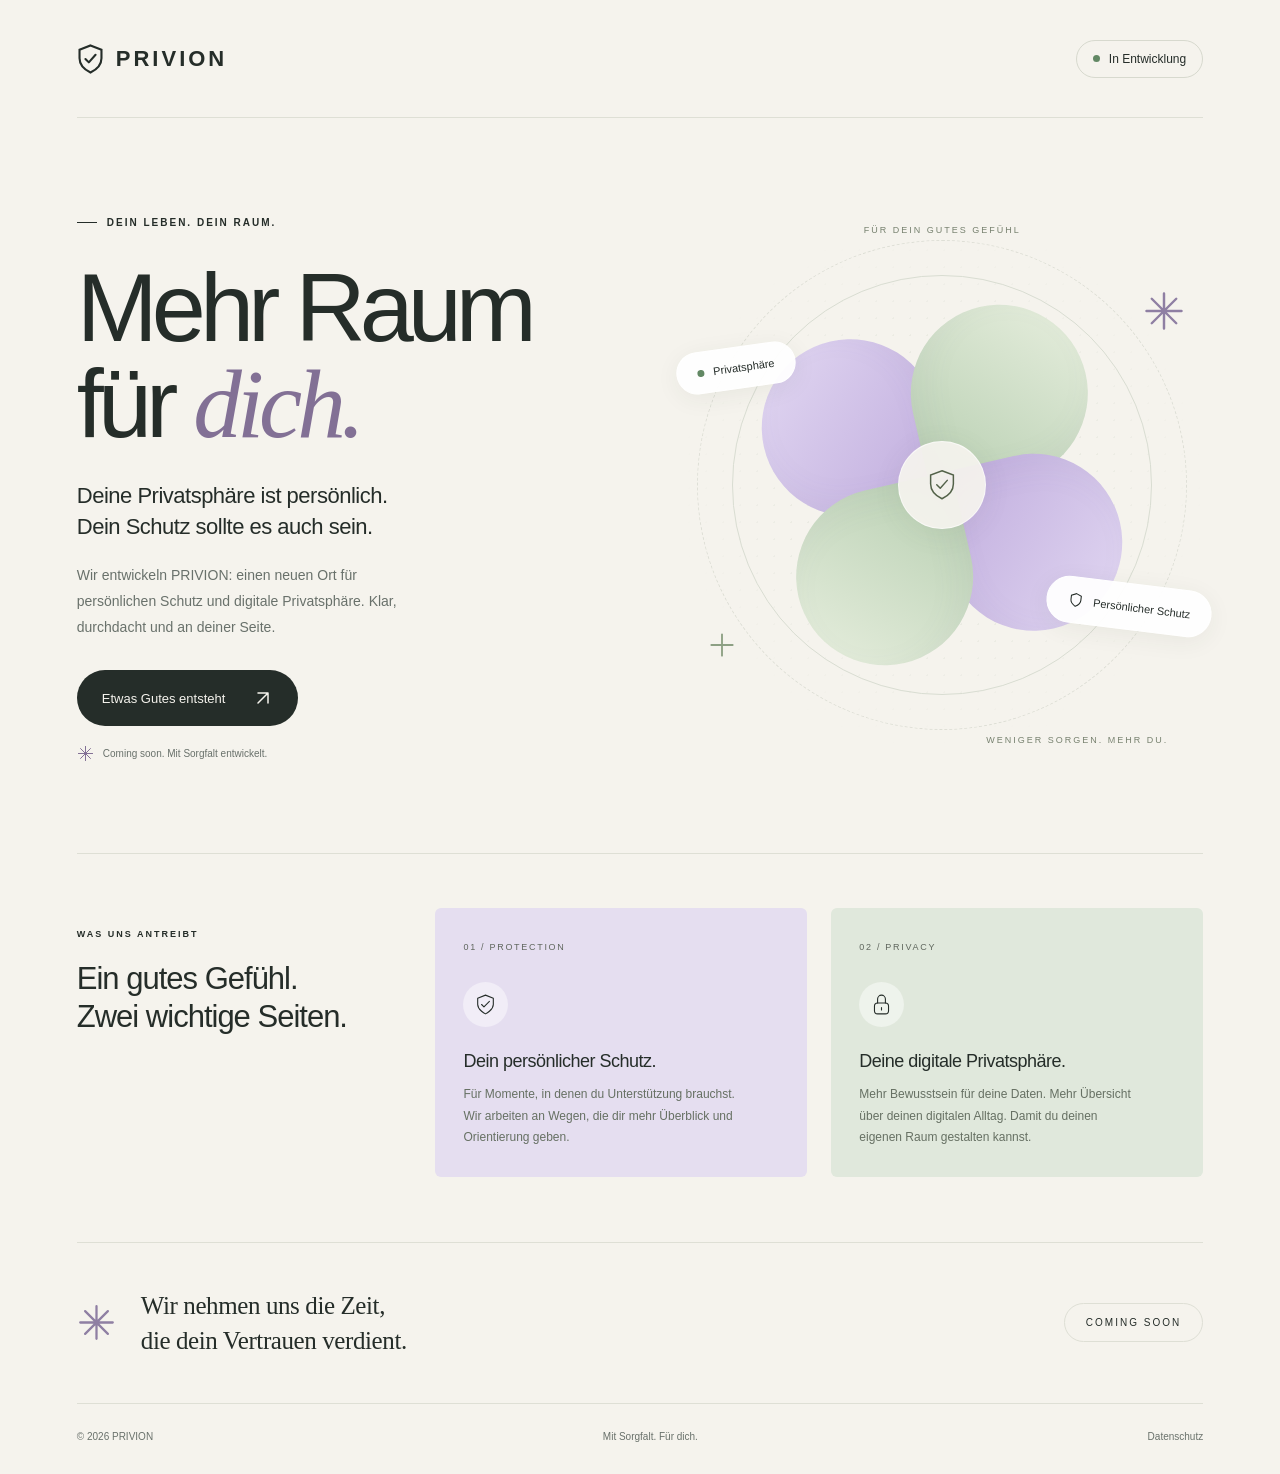
<file: index.html>
<!doctype html>
<html lang="de-CH">
<head>
  <meta charset="utf-8">
  <meta name="viewport" content="width=device-width, initial-scale=1">
  <meta name="theme-color" content="#f5f3ed">
  <meta name="description" content="Mehr Raum für dich. PRIVION entwickelt einen neuen Ort für persönlichen Schutz und digitale Privatsphäre. Coming soon.">
  <meta property="og:title" content="PRIVION — Mehr Raum für dich.">
  <meta property="og:description" content="Persönlicher Schutz. Digitale Privatsphäre. Etwas Neues entsteht. Coming soon.">
  <meta property="og:type" content="website">
  <meta property="og:url" content="https://test.privion.ch/">
  <title>PRIVION — Coming soon</title>
  <link rel="icon" href="/favicon.svg" type="image/svg+xml">
  <link rel="stylesheet" href="/style.css">
</head>
<body>
  <div class="site-shell">
    <header class="header">
      <a class="brand" href="/" aria-label="PRIVION Startseite"><svg viewBox="0 0 32 36" aria-hidden="true"><path d="M16 2 29 7v10c0 8-5 13-13 17C8 30 3 25 3 17V7Z" fill="none" stroke="currentColor" stroke-width="2.5"/><path d="m10 18 4 4 8-9" fill="none" stroke="currentColor" stroke-width="2.5" stroke-linecap="round" stroke-linejoin="round"/></svg><span>PRIVION</span></a>
      <span class="status"><span class="status-dot"></span> In Entwicklung</span>
    </header>
    <main id="main">
      <section class="hero" aria-labelledby="hero-title">
        <div class="hero-copy">
          <p class="eyebrow"><span></span> DEIN LEBEN. DEIN RAUM.</p>
          <h1 id="hero-title">Mehr Raum<br>für <em>dich.</em></h1>
          <p class="intro">Deine Privatsphäre ist persönlich.<br>Dein Schutz sollte es auch sein.</p>
          <p class="description">Wir entwickeln PRIVION: einen neuen Ort für persönlichen Schutz und digitale Privatsphäre. Klar, durchdacht und an deiner Seite.</p>
          <a class="cta" href="#ausblick">Etwas Gutes entsteht <span aria-hidden="true"><svg class="symbol" viewBox="0 0 24 24" aria-hidden="true"><path d="M6 18 18 6M6 6h12v12"/></svg></span></a>
          <p class="launch-note"><span class="small-spark" aria-hidden="true"><svg class="symbol" viewBox="0 0 24 24" aria-hidden="true"><path d="M12 2v20M2 12h20M5 5l14 14M5 19 19 5"/></svg></span> Coming soon. Mit Sorgfalt entwickelt.</p>
        </div>
        <div class="art" role="img" aria-label="Abstrakte Blüte aus lavendelfarbenen und mintgrünen Formen, umgeben von feinen Kreisen">
          <div class="art-grid"></div><div class="orbit orbit-one"></div><div class="orbit orbit-two"></div>
          <span class="art-label top-label">FÜR DEIN GUTES GEFÜHL</span>
          <div class="flower"><div class="petal petal-one"></div><div class="petal petal-two"></div><div class="petal petal-three"></div><div class="petal petal-four"></div><div class="flower-core"><svg viewBox="0 0 32 36" aria-hidden="true"><path d="M16 2 29 7v10c0 8-5 13-13 17C8 30 3 25 3 17V7Z" fill="none" stroke="currentColor" stroke-width="1.7"/><path d="m10 18 4 4 8-9" fill="none" stroke="currentColor" stroke-width="1.7" stroke-linecap="round" stroke-linejoin="round"/></svg></div></div>
          <span class="floating-tag privacy-tag"><span class="tag-dot"></span> Privatsphäre</span>
          <span class="floating-tag protection-tag"><svg viewBox="0 0 24 24" aria-hidden="true"><path d="m12 3 7 3v6c0 5-7 9-7 9s-7-4-7-9V6Z" fill="none" stroke="currentColor" stroke-width="1.5"/></svg> Persönlicher Schutz</span>
          <span class="spark spark-one" aria-hidden="true"><svg class="symbol" viewBox="0 0 24 24" aria-hidden="true"><path d="M12 2v20M2 12h20M5 5l14 14M5 19 19 5"/></svg></span><span class="spark spark-two" aria-hidden="true"><svg class="symbol" viewBox="0 0 24 24" aria-hidden="true"><path d="M12 4v16M4 12h16"/></svg></span>
          <span class="art-label bottom-label">WENIGER SORGEN. MEHR DU.</span>
        </div>
      </section>
      <section class="outlook" id="ausblick" aria-labelledby="outlook-title">
        <div class="section-heading"><p class="eyebrow">WAS UNS ANTREIBT</p><h2 id="outlook-title">Ein gutes Gefühl. <br>Zwei wichtige Seiten.</h2></div>
        <article class="feature protection"><span class="feature-number">01 / PROTECTION</span><div class="feature-icon" aria-hidden="true"><svg viewBox="0 0 32 32"><path d="M16 4 26 8v8c0 7-10 12-10 12S6 23 6 16V8Z"/><path d="m11 16 3 3 7-7"/></svg></div><h3>Dein persönlicher Schutz.</h3><p>Für Momente, in denen du Unterstützung brauchst. Wir arbeiten an Wegen, die dir mehr Überblick und Orientierung geben.</p></article>
        <article class="feature privacy"><span class="feature-number">02 / PRIVACY</span><div class="feature-icon" aria-hidden="true"><svg viewBox="0 0 32 32"><rect x="7" y="14" width="18" height="14" rx="4"/><path d="M11 14V9a5 5 0 0 1 10 0v5M16 20v3"/></svg></div><h3>Deine digitale Privatsphäre.</h3><p>Mehr Bewusstsein für deine Daten. Mehr Übersicht über deinen digitalen Alltag. Damit du deinen eigenen Raum gestalten kannst.</p></article>
      </section>
      <section class="closing" aria-label="Ausblick auf den Start"><span aria-hidden="true"><svg class="symbol" viewBox="0 0 24 24" aria-hidden="true"><path d="M12 2v20M2 12h20M5 5l14 14M5 19 19 5"/></svg></span><p>Wir nehmen uns die Zeit,<br>die dein Vertrauen verdient.</p><span class="closing-badge">COMING SOON</span></section>
    </main>
    <footer><span>© <span id="year">2026</span> PRIVION</span><span>Mit Sorgfalt. Für dich.</span><a href="/datenschutz.html">Datenschutz</a></footer>
  </div>
</body>
</html>
</file>
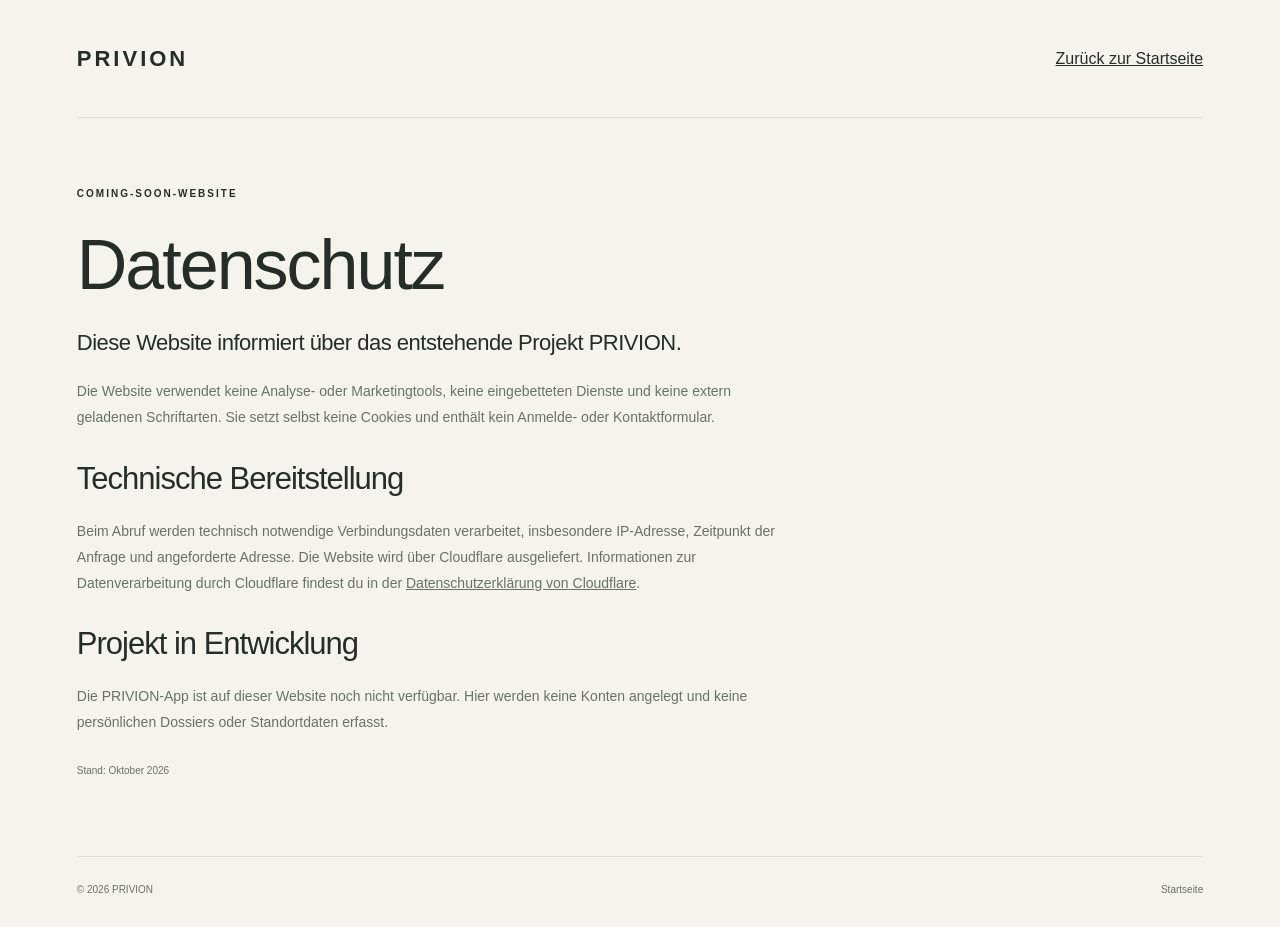
<file: datenschutz.html>
<!doctype html><html lang="de-CH"><head><meta charset="utf-8"><meta name="viewport" content="width=device-width,initial-scale=1"><meta name="robots" content="noindex"><title>Datenschutz — PRIVION</title><link rel="icon" href="/favicon.svg" type="image/svg+xml"><link rel="stylesheet" href="/style.css"></head><body><div class="site-shell"><header class="header"><a class="brand" href="/">PRIVION</a><a href="/">Zurück zur Startseite</a></header><main style="max-width:700px;padding:60px 0 80px"><p class="eyebrow">COMING-SOON-WEBSITE</p><h1 style="font-size:clamp(42px,8vw,70px);letter-spacing:-2px">Datenschutz</h1><p class="intro">Diese Website informiert über das entstehende Projekt PRIVION.</p><p class="description" style="max-width:none">Die Website verwendet keine Analyse- oder Marketingtools, keine eingebetteten Dienste und keine extern geladenen Schriftarten. Sie setzt selbst keine Cookies und enthält kein Anmelde- oder Kontaktformular.</p><h2>Technische Bereitstellung</h2><p class="description" style="max-width:none">Beim Abruf werden technisch notwendige Verbindungsdaten verarbeitet, insbesondere IP-Adresse, Zeitpunkt der Anfrage und angeforderte Adresse. Die Website wird über Cloudflare ausgeliefert. Informationen zur Datenverarbeitung durch Cloudflare findest du in der <a href="https://www.cloudflare.com/privacypolicy/" rel="noreferrer">Datenschutzerklärung von Cloudflare</a>.</p><h2>Projekt in Entwicklung</h2><p class="description" style="max-width:none">Die PRIVION-App ist auf dieser Website noch nicht verfügbar. Hier werden keine Konten angelegt und keine persönlichen Dossiers oder Standortdaten erfasst.</p><p class="launch-note">Stand: Oktober 2026</p></main><footer><span>© 2026 PRIVION</span><a href="/">Startseite</a></footer></div></body></html>
</file>
<file: style.css>
@charset "UTF-8";
:root{--paper:#f5f3ed;--ink:#252d29;--muted:#69716b;--lavender:#d7c9ef;--mint:#d7e5d4;--line:#dedfd5;font-family:Arial,Helvetica,sans-serif;color:var(--ink);background:var(--paper);font-synthesis:none}*{box-sizing:border-box}html{scroll-behavior:smooth;scroll-padding-top:30px}body{margin:0}a{color:inherit}a:focus-visible{outline:3px solid #77638f;outline-offset:7px}.site-shell{max-width:1440px;margin:auto;padding:0 6%}.header{height:118px;display:flex;justify-content:space-between;align-items:center;border-bottom:1px solid var(--line)}.brand{display:flex;align-items:center;gap:12px;text-decoration:none;font-size:22px;font-weight:750;letter-spacing:3px}.brand svg{width:27px;height:32px}.status{display:flex;align-items:center;gap:9px;border:1px solid #d7d9ce;border-radius:30px;padding:11px 16px;font-size:12px}.status-dot,.tag-dot{width:7px;height:7px;background:#628864;border-radius:50%}.hero{display:grid;grid-template-columns:1.05fr 1fr;gap:5%;padding:89px 0 91px;align-items:center}.eyebrow{font-size:10px;font-weight:700;letter-spacing:2px;display:flex;align-items:center;gap:10px}.eyebrow>span{display:block;width:20px;height:1px;background:var(--ink)}h1{font-size:clamp(68px,7.6vw,108px);line-height:.99;font-weight:500;letter-spacing:-6px;margin:32px 0 27px}h1 em{font-family:Georgia,'Times New Roman',serif;font-weight:400;color:#827095;letter-spacing:-5px}.intro{font-size:22px;line-height:1.45;letter-spacing:-.5px;margin:0 0 20px}.description{font-size:14px;line-height:1.85;color:var(--muted);max-width:357px;margin:0 0 29px}.cta{display:inline-flex;align-items:center;gap:28px;background:var(--ink);color:var(--paper);border-radius:50px;padding:18px 25px;text-decoration:none;font-size:13px;transition:background .2s,transform .2s}.cta:hover{background:#455449;transform:translateY(-2px)}.cta span{font-size:20px;line-height:1}.launch-note{font-size:10px;color:var(--muted);display:flex;align-items:center;gap:9px;margin:19px 0 0}.small-spark{font-size:17px;color:#827095}.art{height:520px;position:relative;display:grid;place-items:center;isolation:isolate}.art-grid{position:absolute;inset:0;background-image:radial-gradient(#9caa941f 1px,transparent 1px);background-size:17px 17px;mask-image:radial-gradient(ellipse,black 35%,transparent 72%)}.orbit{position:absolute;border:1px solid #d9ddd2;border-radius:50%;width:420px;height:420px}.orbit-two{width:490px;height:490px;border-style:dashed;border-color:#dedfd6}.flower{position:relative;width:330px;height:330px;transform:rotate(-13deg);animation:breathe 9s ease-in-out infinite}.petal{width:177px;height:177px;position:absolute;border-radius:90px 90px 30px 90px;box-shadow:inset -10px -12px 35px #756f9210}.petal-one{left:0;top:0;background:linear-gradient(135deg,#e2d8f2,#bfabdd)}.petal-two{right:0;top:0;transform:rotate(90deg);background:linear-gradient(135deg,#e8efdf,#b6ceb0)}.petal-three{right:0;bottom:0;transform:rotate(180deg);background:linear-gradient(135deg,#e2d8f2,#bfabdd)}.petal-four{left:0;bottom:0;transform:rotate(270deg);background:linear-gradient(135deg,#e8efdf,#b6ceb0)}.flower-core{position:absolute;left:calc(50% - 44px);top:calc(50% - 44px);width:88px;height:88px;border-radius:50%;background:#f5f3edf0;border:1px solid #fff9;display:grid;place-items:center;box-shadow:0 5px 30px #62695112;transform:rotate(13deg)}.flower-core svg{width:28px;color:#536249}.art-label{position:absolute;font-size:9px;letter-spacing:2px;color:#77816f}.top-label{top:0;left:50%;transform:translateX(-50%);white-space:nowrap}.bottom-label{bottom:0;right:35px}.floating-tag{position:absolute;display:flex;align-items:center;gap:9px;background:#fffffff0;box-shadow:0 5px 24px #353c2810;border:1px solid #ffffff;border-radius:50px;padding:14px 20px;font-size:11px;white-space:nowrap}.privacy-tag{left:-5px;top:122px;transform:rotate(-8deg)}.protection-tag{right:-9px;bottom:115px;transform:rotate(7deg)}.protection-tag svg{width:17px;height:17px}.spark{position:absolute;color:#8f7fa3;font-size:42px}.spark-one{right:18px;top:65px}.spark-two{left:25px;bottom:84px;font-size:32px;color:#8da084}.outlook{padding:54px 0 65px;border-top:1px solid var(--line);display:grid;grid-template-columns:.9fr 1fr 1fr;gap:24px}.section-heading{padding-top:12px}.section-heading .eyebrow{font-size:9px}h2{font-size:31px;line-height:1.22;letter-spacing:-1px;font-weight:500;margin:21px 0}.feature{padding:28px;border-radius:6px;position:relative}.protection{background:#e5def0}.privacy{background:#e0e8dc}.feature-number{font-size:9px;letter-spacing:1.7px;color:#5f665d}.feature-icon{margin:28px 0 24px;width:45px;height:45px;display:grid;place-items:center;background:#ffffff70;border-radius:50%}.feature-icon svg{width:25px;height:25px;fill:none;stroke:currentColor;stroke-width:1.4;stroke-linecap:round;stroke-linejoin:round}h3{font-size:18px;font-weight:500;letter-spacing:-.5px;margin:0 0 12px}.feature p{font-size:12px;line-height:1.8;color:#667063;margin:0;max-width:280px}.closing{border-top:1px solid var(--line);padding:45px 0;display:flex;align-items:center;gap:25px}.closing>span:first-child{font-size:39px;color:#8f7fa3}.closing p{font-family:Georgia,'Times New Roman',serif;font-size:25px;line-height:1.4;margin:0;letter-spacing:-.4px}.closing-badge{margin-left:auto;font-size:10px;letter-spacing:2px;border:1px solid var(--line);border-radius:50px;padding:13px 21px}footer{border-top:1px solid var(--line);padding:27px 0 32px;display:flex;justify-content:space-between;font-size:10px;color:var(--muted)}footer a{text-decoration:none}footer a:hover{text-decoration:underline}@keyframes breathe{0%,100%{transform:rotate(-13deg) translateY(0)}50%{transform:rotate(-9deg) translateY(-9px)}}@media(min-width:1440px){h1{font-size:108px}}@media(max-width:1050px){.site-shell{padding:0 5%}.hero{gap:2%;padding:65px 0}.art{height:450px}.orbit{width:340px;height:340px}.orbit-two{width:390px;height:390px}.flower{width:280px;height:280px}.petal{width:151px;height:151px}.privacy-tag{left:0;top:90px}.protection-tag{right:0;bottom:85px}.outlook{grid-template-columns:.8fr 1fr 1fr;gap:15px}.feature{padding:22px}h3{font-size:16px}h2{font-size:26px}.bottom-label{right:10px}}@media(max-width:760px){.header{height:90px}.brand{font-size:18px;gap:9px}.brand svg{width:23px}.status{font-size:10px;padding:9px 12px}.hero{grid-template-columns:1fr;padding:50px 0 45px;gap:42px}.hero-copy{max-width:480px}h1{font-size:clamp(72px,15vw,100px);letter-spacing:-4px;margin-top:28px}.intro{font-size:20px}.description{max-width:360px}.art{height:420px;max-width:460px;width:100%;margin:auto}.orbit{width:330px;height:330px}.orbit-two{width:380px;height:380px}.top-label{top:0}.bottom-label{bottom:0}.privacy-tag{top:91px}.protection-tag{bottom:88px}.outlook{grid-template-columns:1fr 1fr;padding:35px 0;gap:16px}.section-heading{grid-column:1/-1;padding:0 0 8px}h2{font-size:30px}h2 br{display:none}.feature{padding:24px}.closing{gap:17px;flex-wrap:wrap;padding:33px 0}.closing p{font-size:22px}.closing-badge{margin:10px 0 0 53px}footer{gap:15px;flex-wrap:wrap}}@media(max-width:420px){.site-shell{padding:0 6%}.brand{letter-spacing:2px}.status{font-size:9px}.art{height:350px}.orbit{width:270px;height:270px}.orbit-two{width:310px;height:310px}.flower{width:240px;height:240px}.petal{width:130px;height:130px}.flower-core{width:72px;height:72px;left:calc(50% - 36px);top:calc(50% - 36px)}.floating-tag{font-size:9px;padding:12px 13px}.privacy-tag{top:66px;left:-4px}.protection-tag{bottom:61px;right:-4px}.spark-one{top:42px;right:6px;font-size:30px}.spark-two{bottom:42px;left:9px}.art-label{font-size:8px}.outlook{grid-template-columns:1fr}.feature{padding:25px}.feature-icon{margin:22px 0 20px}h3{font-size:19px}.feature p{font-size:13px;max-width:100%}footer>span:nth-child(2){display:none}}@media(prefers-reduced-motion:reduce){html{scroll-behavior:auto}.flower{animation:none}.cta{transition:none}}

/* Vector symbols render consistently across mobile and desktop. */
.symbol{display:block;width:1em;height:1em;fill:none;stroke:currentColor;stroke-width:1.4;stroke-linecap:round;stroke-linejoin:round}.cta .symbol{stroke-width:1.8}.small-spark,.spark,.closing>span:first-child{display:inline-flex;align-items:center;justify-content:center;flex-shrink:0}
</file>
